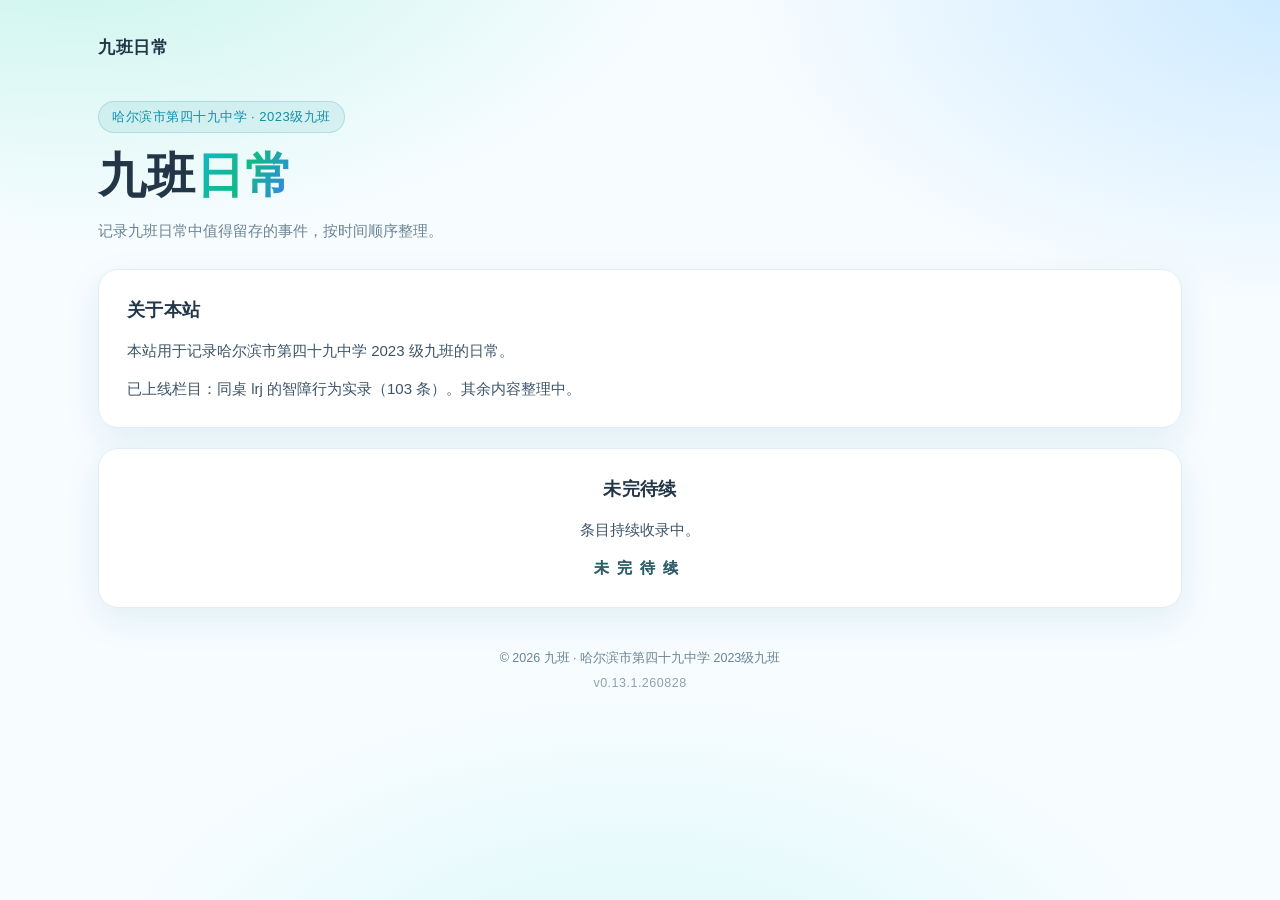
<file: index.html>
<!DOCTYPE html>
<html lang="zh-CN">
<head>
<meta charset="UTF-8">
<meta name="viewport" content="width=device-width, initial-scale=1.0">
<meta name="description" content="九班日常 · 哈尔滨市第四十九中学 2023级九班 —— 记录发生在九班的小事。">
<title>九班日常 · 哈尔滨市第四十九中学 2023级九班</title>
<link rel="icon" href="data:image/svg+xml,<svg xmlns=%22http://www.w3.org/2000/svg%22 viewBox=%220 0 100 100%22><text y=%22.9em%22 font-size=%2290%22>📔</text></svg>">
<link rel="stylesheet" href="style.css">
</head>
<body>
<main class="wrap">

  <header class="top">
    <span class="brand">九班日常</span>
  </header>

  <section class="hero">
    <p class="kicker">哈尔滨市第四十九中学 · 2023级九班</p>
    <h1>九班<span class="grad">日常</span></h1>
    <p class="sub">记录九班日常中值得留存的事件，按时间顺序整理。</p>
  </section>

  <section class="card">
    <h2>关于本站</h2>
    <p>本站用于记录哈尔滨市第四十九中学 2023 级九班的日常。</p>
    <p>已上线栏目：同桌 lrj 的智障行为实录（103 条）。其余内容整理中。</p>
  </section>

  <section class="card tbc">
    <h2>未完待续</h2>
    <p>条目持续收录中。</p>
    <p class="tbc-big">未完待续</p>
  </section>

  <footer>
    <p>© 2026 九班 · 哈尔滨市第四十九中学 2023级九班</p>
    <p class="ver">v0.13.1.260828</p>
  </footer>

</main>
</body>
</html>
</file>
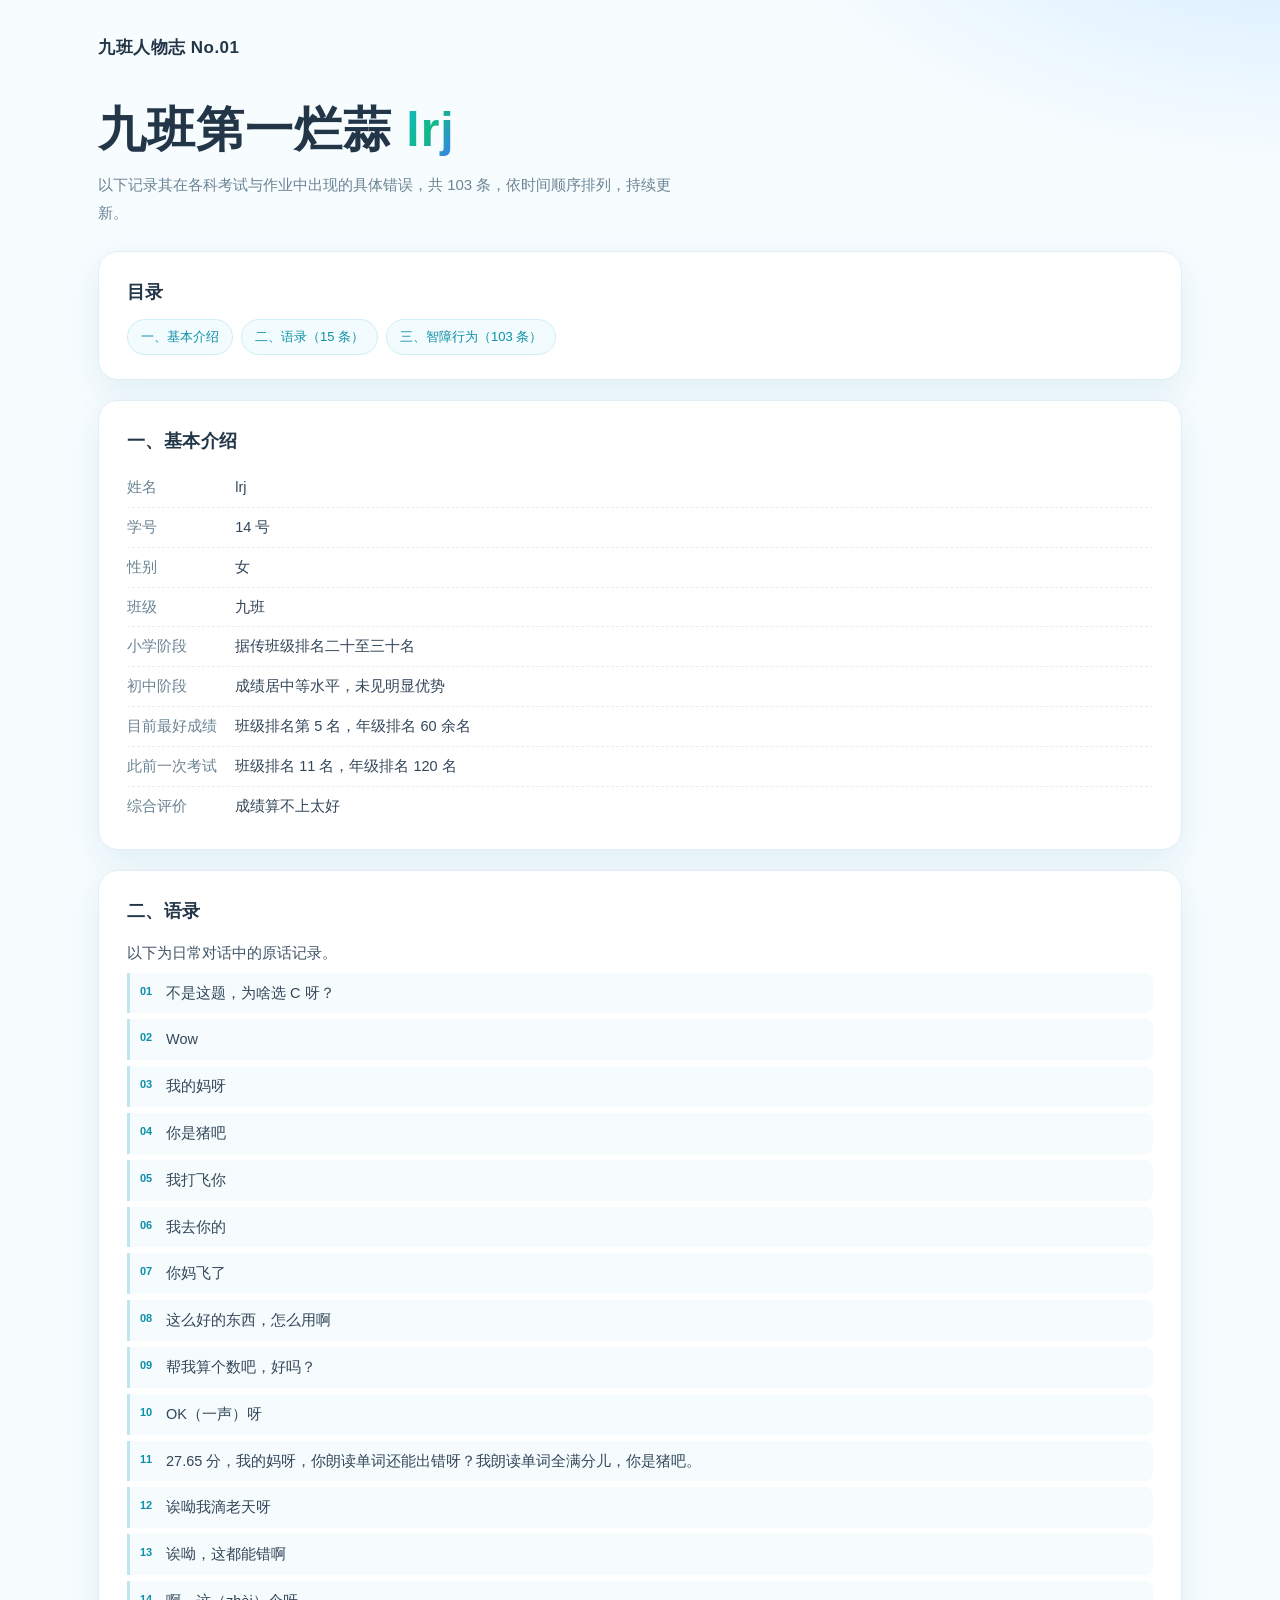
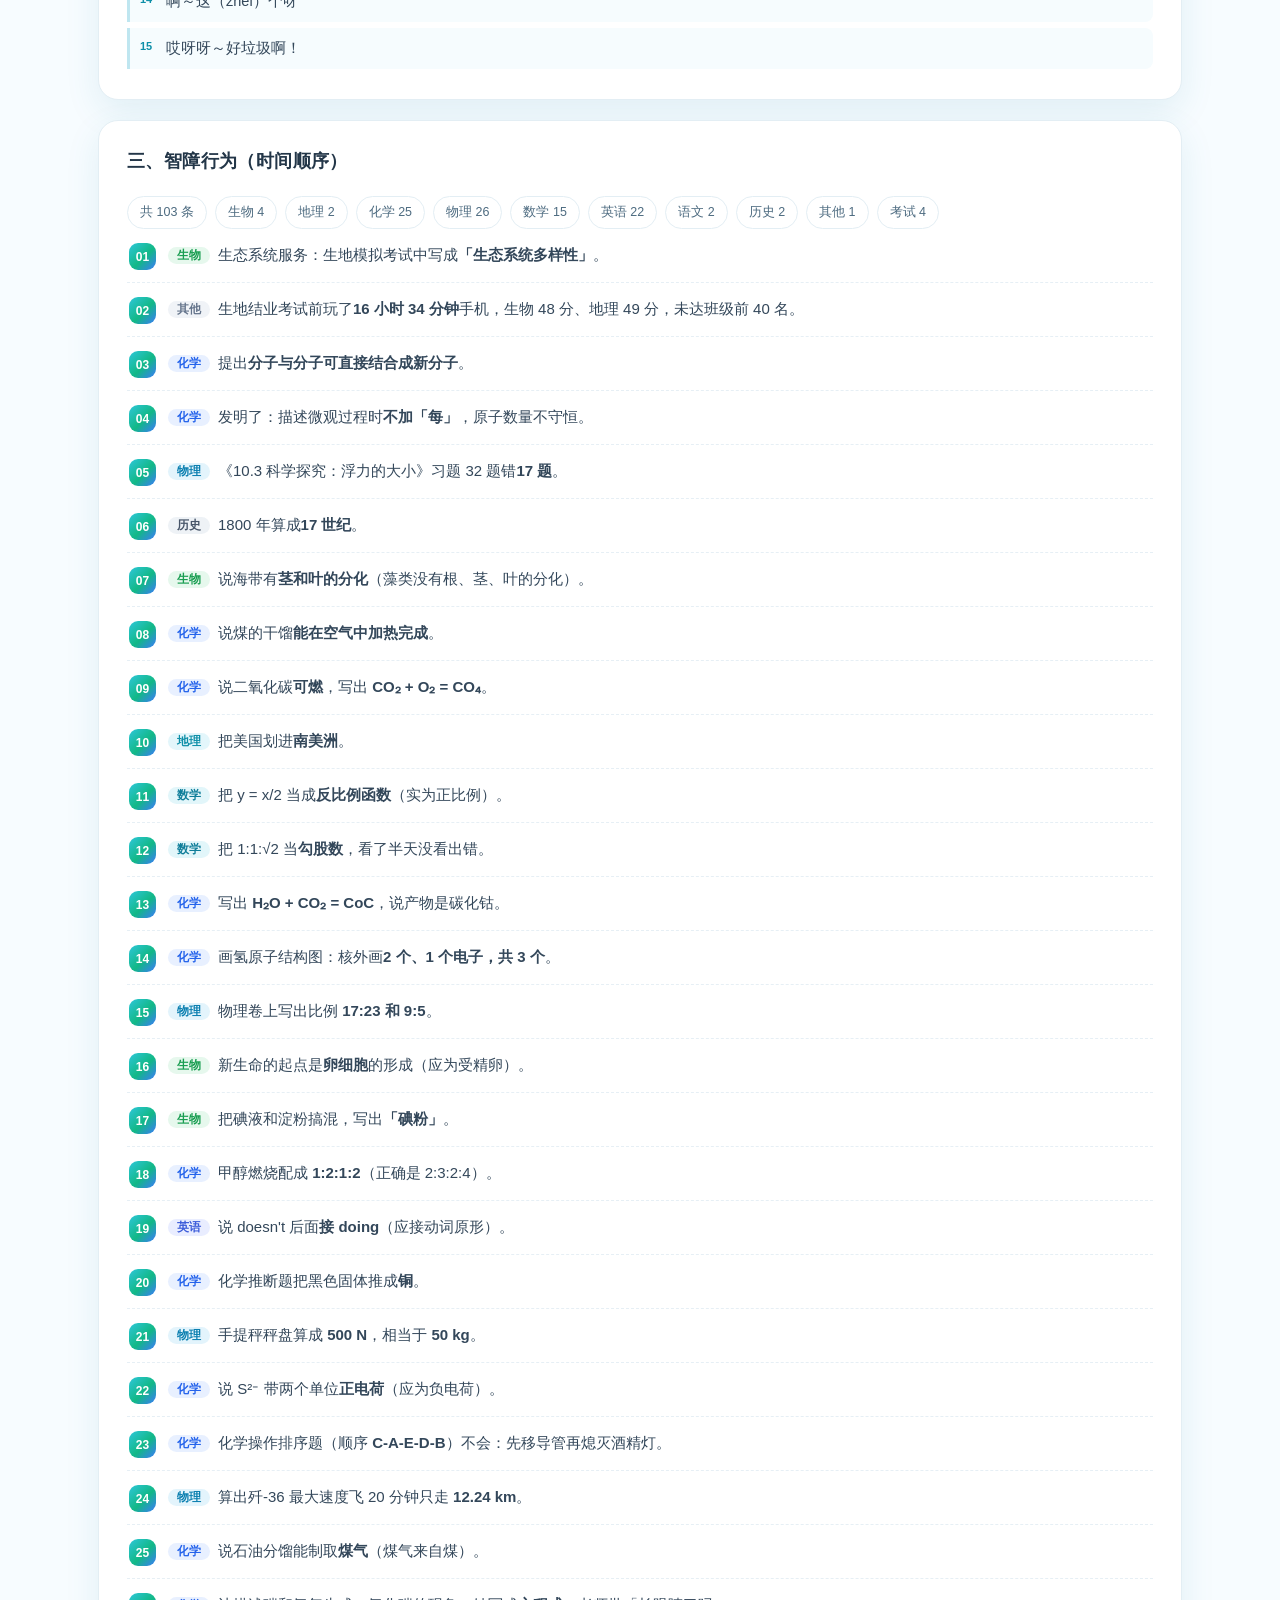
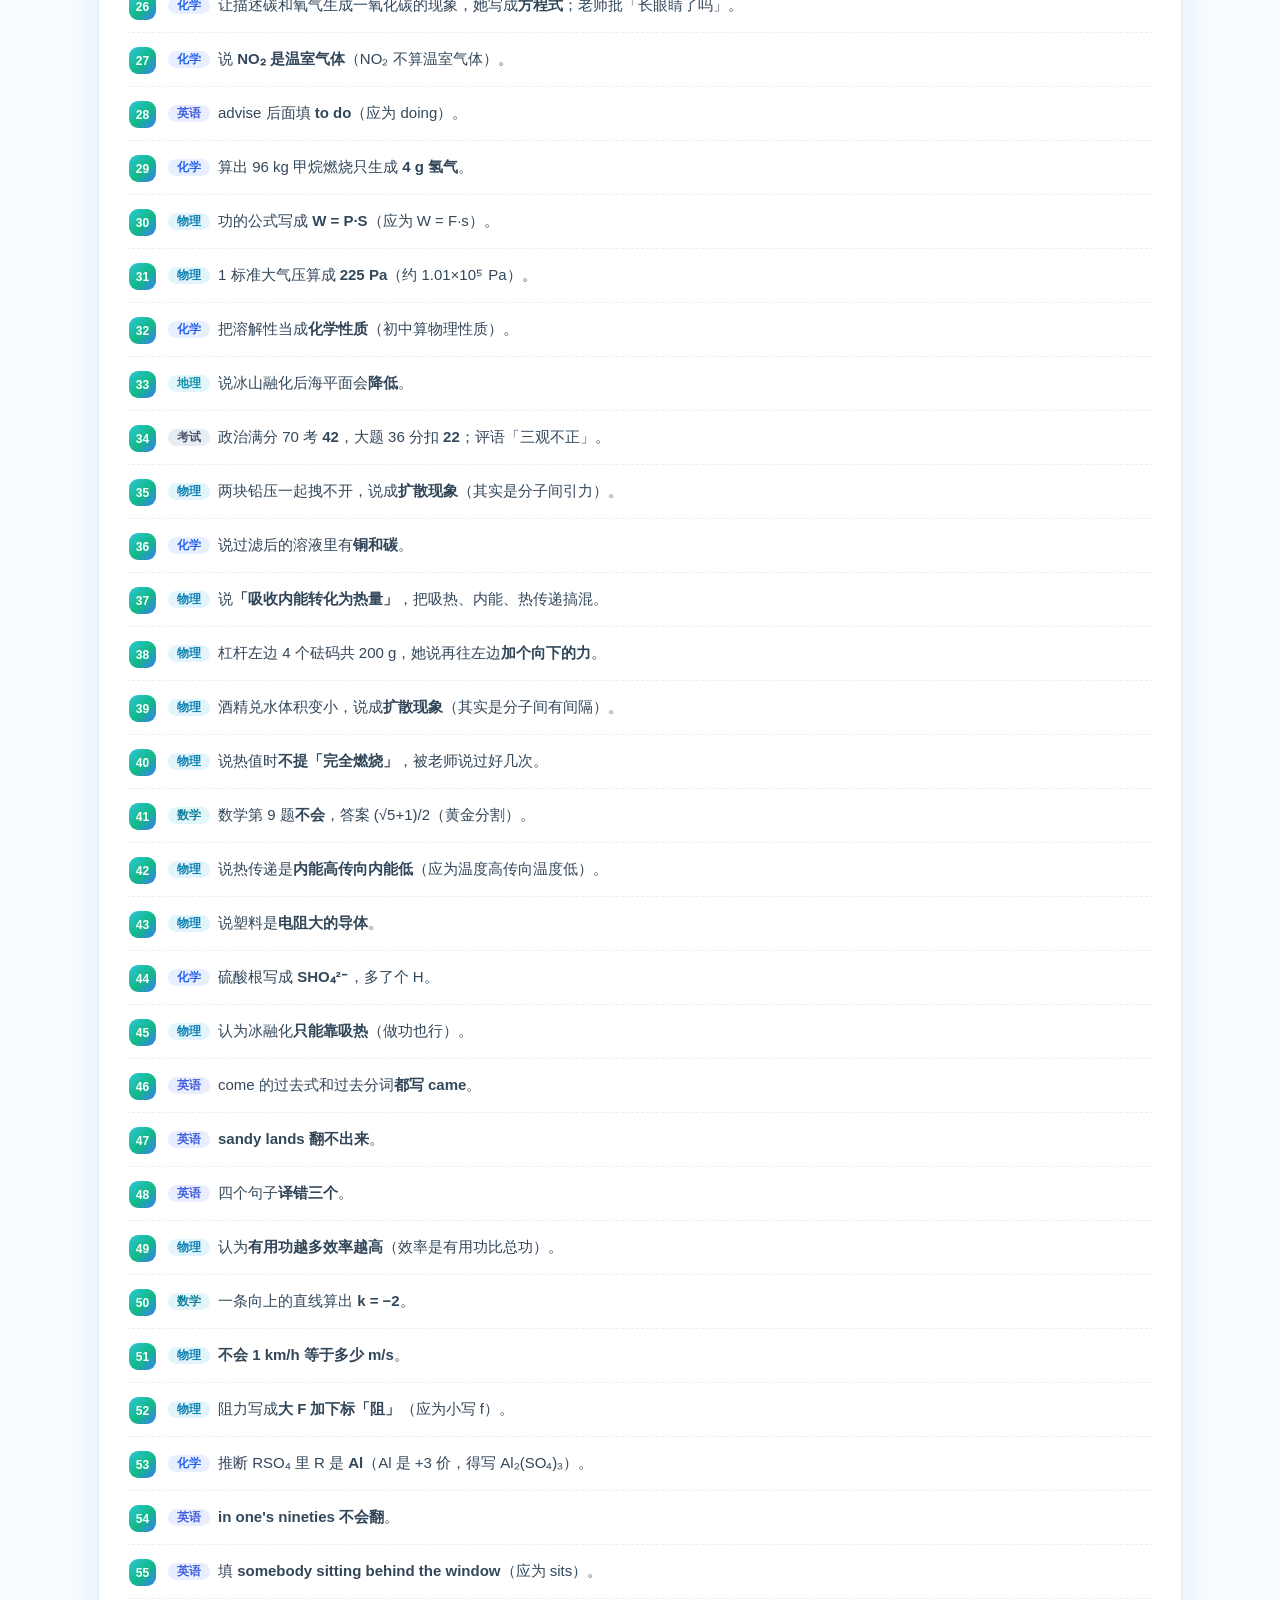
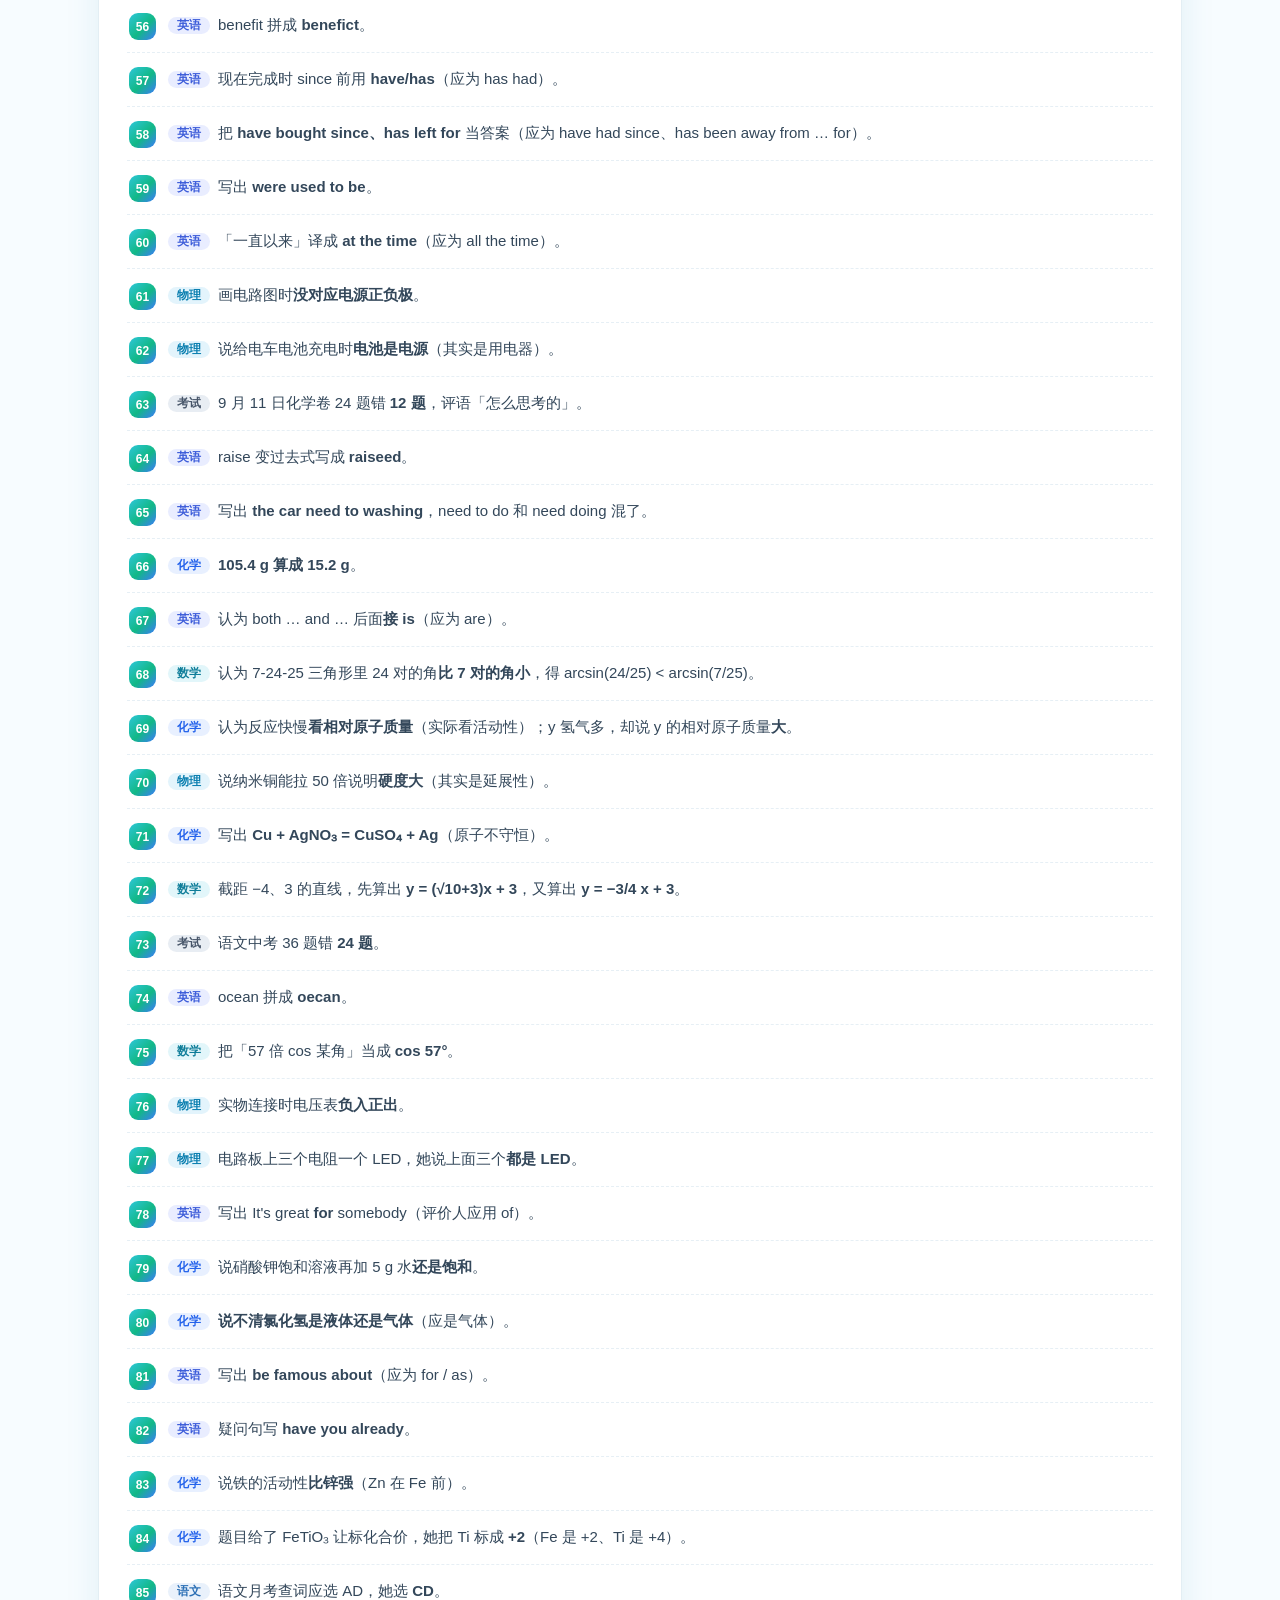
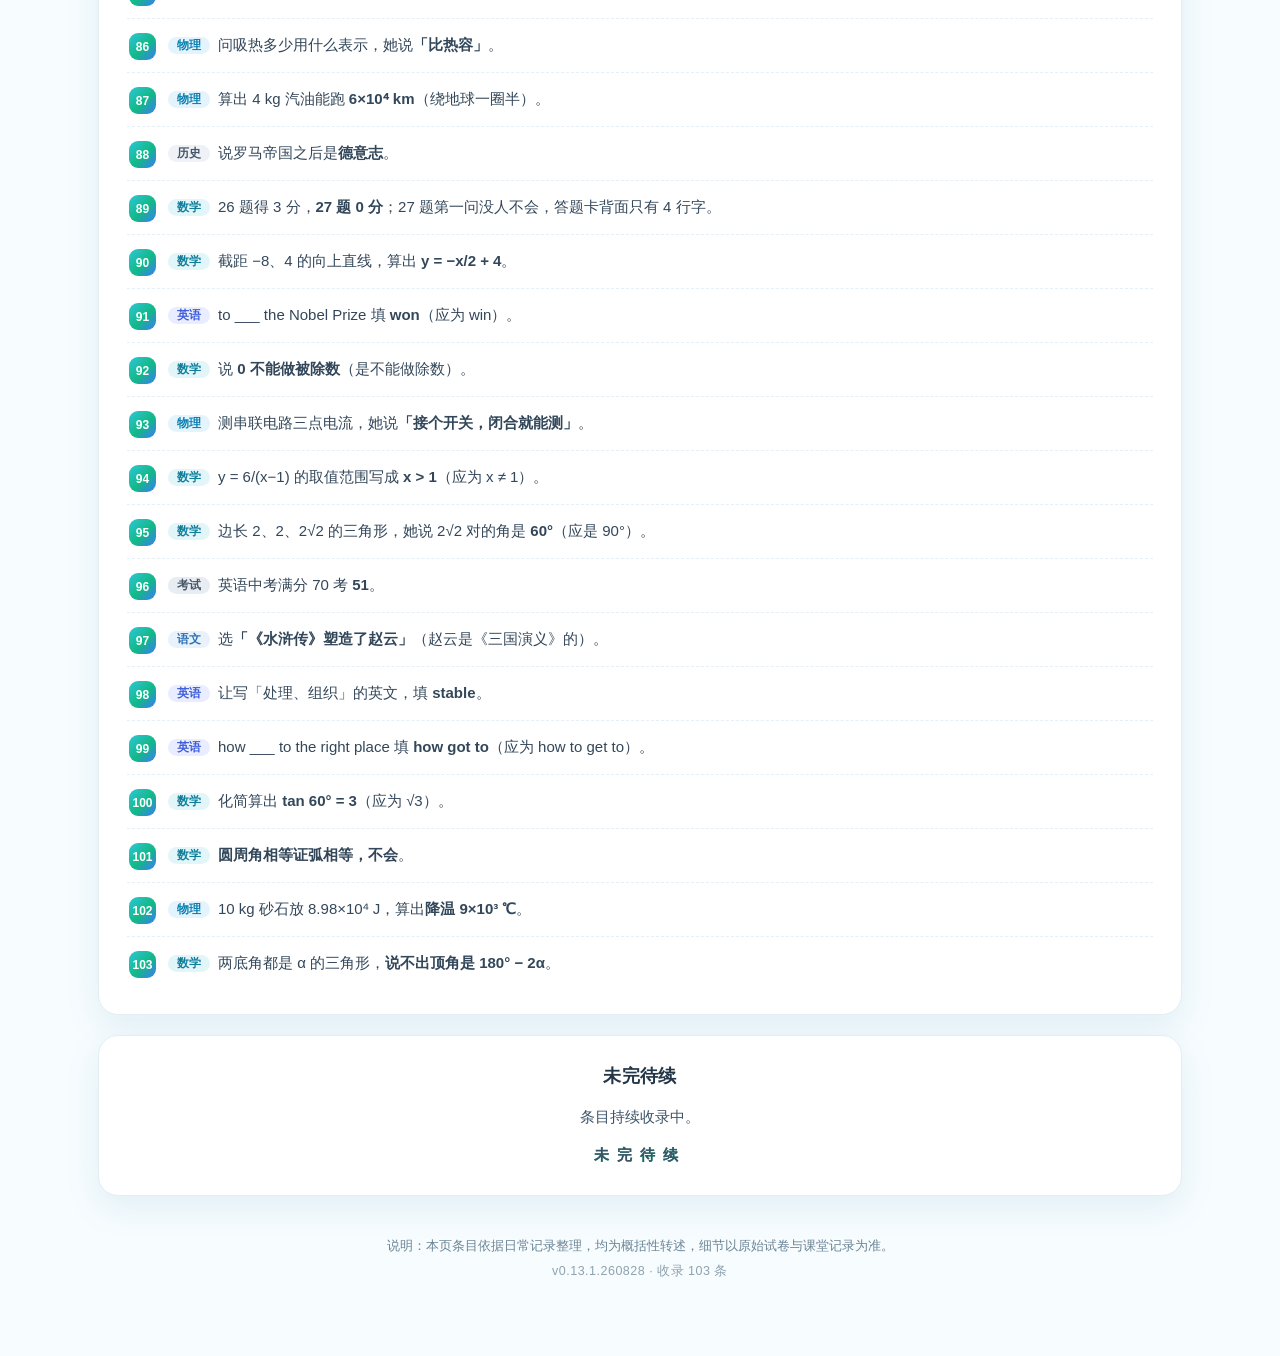
<file: lrj.html>
<!DOCTYPE html>
<html lang="zh-CN">
<head>
<meta charset="UTF-8">
<meta name="viewport" content="width=device-width, initial-scale=1.0">
<meta name="description" content="同桌 lrj 的智障行为实录（103 条，按时间顺序整理）。">
<title>九班第一烂蒜 lrj · 智障行为实录</title>
<link rel="icon" href="data:image/svg+xml,<svg xmlns=%22http://www.w3.org/2000/svg%22 viewBox=%220 0 100 100%22><text y=%22.9em%22 font-size=%2290%22>🤪</text></svg>">
<link rel="stylesheet" href="style.css">
</head>
<body>
<main class="wrap">

  <header class="top">
    <span class="brand">九班人物志 No.01</span>
  </header>

  <section class="hero">
    <h1>九班第一烂蒜 <span class="grad">lrj</span></h1>
    <p class="sub">以下记录其在各科考试与作业中出现的具体错误，共 103 条，依时间顺序排列，持续更新。</p>
  </section>

  <section class="card">
    <h2>目录</h2>
    <ol class="toc">
      <li><a href="#intro">一、基本介绍</a></li>
      <li><a href="#quotes">二、语录（15 条）</a></li>
      <li><a href="#behaviors">三、智障行为（103 条）</a></li>
    </ol>
  </section>

  <section class="card" id="intro">
    <h2>一、基本介绍</h2>
    <dl class="profile">
      <div class="row"><dt>姓名</dt><dd>lrj</dd></div>
      <div class="row"><dt>学号</dt><dd>14 号</dd></div>
      <div class="row"><dt>性别</dt><dd>女</dd></div>
      <div class="row"><dt>班级</dt><dd>九班</dd></div>
      <div class="row"><dt>小学阶段</dt><dd>据传班级排名二十至三十名</dd></div>
      <div class="row"><dt>初中阶段</dt><dd>成绩居中等水平，未见明显优势</dd></div>
      <div class="row"><dt>目前最好成绩</dt><dd>班级排名第 5 名，年级排名 60 余名</dd></div>
      <div class="row"><dt>此前一次考试</dt><dd>班级排名 11 名，年级排名 120 名</dd></div>
      <div class="row"><dt>综合评价</dt><dd>成绩算不上太好</dd></div>
    </dl>
  </section>

  <section class="card" id="quotes">
    <h2>二、语录</h2>
    <p>以下为日常对话中的原话记录。</p>
    <ol class="quotes">
      <li>不是这题，为啥选 C 呀？</li>
      <li>Wow</li>
      <li>我的妈呀</li>
      <li>你是猪吧</li>
      <li>我打飞你</li>
      <li>我去你的</li>
      <li>你妈飞了</li>
      <li>这么好的东西，怎么用啊</li>
      <li>帮我算个数吧，好吗？</li>
      <li>OK（一声）呀</li>
      <li>27.65 分，我的妈呀，你朗读单词还能出错呀？我朗读单词全满分儿，你是猪吧。</li>
      <li>诶呦我滴老天呀</li>
      <li>诶呦，这都能错啊</li>
      <li>啊～这（zhèi）个呀</li>
      <li>哎呀呀～好垃圾啊！</li>
    </ol>
  </section>

  <section class="card" id="behaviors">
    <h2>三、智障行为（时间顺序）</h2>
    <div class="jump">
      <span>共 103 条</span>
      <span>生物 4</span>
      <span>地理 2</span>
      <span>化学 25</span>
      <span>物理 26</span>
      <span>数学 15</span>
      <span>英语 22</span>
      <span>语文 2</span>
      <span>历史 2</span>
      <span>其他 1</span>
      <span>考试 4</span>
    </div>
    <ol class="list">
      <li><span class="num">01</span><span class="item"><span class="tag t-bio">生物</span>生态系统服务：生地模拟考试中写成<strong>「生态系统多样性」</strong>。</span></li>
      <li><span class="num">02</span><span class="item"><span class="tag t-other">其他</span>生地结业考试前玩了<strong>16 小时 34 分钟</strong>手机，生物 48 分、地理 49 分，未达班级前 40 名。</span></li>
      <li><span class="num">03</span><span class="item"><span class="tag t-chem">化学</span>提出<strong>分子与分子可直接结合成新分子</strong>。</span></li>
      <li><span class="num">04</span><span class="item"><span class="tag t-chem">化学</span>发明了：描述微观过程时<strong>不加「每」</strong>，原子数量不守恒。</span></li>
      <li><span class="num">05</span><span class="item"><span class="tag t-phy">物理</span>《10.3 科学探究：浮力的大小》习题 32 题错<strong>17 题</strong>。</span></li>
      <li><span class="num">06</span><span class="item"><span class="tag t-his">历史</span>1800 年算成<strong>17 世纪</strong>。</span></li>
      <li><span class="num">07</span><span class="item"><span class="tag t-bio">生物</span>说海带有<strong>茎和叶的分化</strong>（藻类没有根、茎、叶的分化）。</span></li>
      <li><span class="num">08</span><span class="item"><span class="tag t-chem">化学</span>说煤的干馏<strong>能在空气中加热完成</strong>。</span></li>
      <li><span class="num">09</span><span class="item"><span class="tag t-chem">化学</span>说二氧化碳<strong>可燃</strong>，写出 <strong>CO₂ + O₂ = CO₄</strong>。</span></li>
      <li><span class="num">10</span><span class="item"><span class="tag t-geo">地理</span>把美国划进<strong>南美洲</strong>。</span></li>
      <li><span class="num">11</span><span class="item"><span class="tag t-math">数学</span>把 y = x/2 当成<strong>反比例函数</strong>（实为正比例）。</span></li>
      <li><span class="num">12</span><span class="item"><span class="tag t-math">数学</span>把 1:1:√2 当<strong>勾股数</strong>，看了半天没看出错。</span></li>
      <li><span class="num">13</span><span class="item"><span class="tag t-chem">化学</span>写出 <strong>H₂O + CO₂ = CoC</strong>，说产物是碳化钴。</span></li>
      <li><span class="num">14</span><span class="item"><span class="tag t-chem">化学</span>画氢原子结构图：核外画<strong>2 个、1 个电子，共 3 个</strong>。</span></li>
      <li><span class="num">15</span><span class="item"><span class="tag t-phy">物理</span>物理卷上写出比例 <strong>17:23 和 9:5</strong>。</span></li>
      <li><span class="num">16</span><span class="item"><span class="tag t-bio">生物</span>新生命的起点是<strong>卵细胞</strong>的形成（应为受精卵）。</span></li>
      <li><span class="num">17</span><span class="item"><span class="tag t-bio">生物</span>把碘液和淀粉搞混，写出<strong>「碘粉」</strong>。</span></li>
      <li><span class="num">18</span><span class="item"><span class="tag t-chem">化学</span>甲醇燃烧配成 <strong>1:2:1:2</strong>（正确是 2:3:2:4）。</span></li>
      <li><span class="num">19</span><span class="item"><span class="tag t-eng">英语</span>说 doesn&#39;t 后面<strong>接 doing</strong>（应接动词原形）。</span></li>
      <li><span class="num">20</span><span class="item"><span class="tag t-chem">化学</span>化学推断题把黑色固体推成<strong>铜</strong>。</span></li>
      <li><span class="num">21</span><span class="item"><span class="tag t-phy">物理</span>手提秤秤盘算成 <strong>500 N</strong>，相当于 <strong>50 kg</strong>。</span></li>
      <li><span class="num">22</span><span class="item"><span class="tag t-chem">化学</span>说 S²⁻ 带两个单位<strong>正电荷</strong>（应为负电荷）。</span></li>
      <li><span class="num">23</span><span class="item"><span class="tag t-chem">化学</span>化学操作排序题（顺序 <strong>C-A-E-D-B</strong>）不会：先移导管再熄灭酒精灯。</span></li>
      <li><span class="num">24</span><span class="item"><span class="tag t-phy">物理</span>算出歼-36 最大速度飞 20 分钟只走 <strong>12.24 km</strong>。</span></li>
      <li><span class="num">25</span><span class="item"><span class="tag t-chem">化学</span>说石油分馏能制取<strong>煤气</strong>（煤气来自煤）。</span></li>
      <li><span class="num">26</span><span class="item"><span class="tag t-chem">化学</span>让描述碳和氧气生成一氧化碳的现象，她写成<strong>方程式</strong>；老师批「长眼睛了吗」。</span></li>
      <li><span class="num">27</span><span class="item"><span class="tag t-chem">化学</span>说 <strong>NO₂ 是温室气体</strong>（NO₂ 不算温室气体）。</span></li>
      <li><span class="num">28</span><span class="item"><span class="tag t-eng">英语</span>advise 后面填 <strong>to do</strong>（应为 doing）。</span></li>
      <li><span class="num">29</span><span class="item"><span class="tag t-chem">化学</span>算出 96 kg 甲烷燃烧只生成 <strong>4 g 氢气</strong>。</span></li>
      <li><span class="num">30</span><span class="item"><span class="tag t-phy">物理</span>功的公式写成 <strong>W = P·S</strong>（应为 W = F·s）。</span></li>
      <li><span class="num">31</span><span class="item"><span class="tag t-phy">物理</span>1 标准大气压算成 <strong>225 Pa</strong>（约 1.01×10⁵ Pa）。</span></li>
      <li><span class="num">32</span><span class="item"><span class="tag t-chem">化学</span>把溶解性当成<strong>化学性质</strong>（初中算物理性质）。</span></li>
      <li><span class="num">33</span><span class="item"><span class="tag t-geo">地理</span>说冰山融化后海平面会<strong>降低</strong>。</span></li>
      <li><span class="num">34</span><span class="item"><span class="tag t-exam">考试</span>政治满分 70 考 <strong>42</strong>，大题 36 分扣 <strong>22</strong>；评语「三观不正」。</span></li>
      <li><span class="num">35</span><span class="item"><span class="tag t-phy">物理</span>两块铅压一起拽不开，说成<strong>扩散现象</strong>（其实是分子间引力）。</span></li>
      <li><span class="num">36</span><span class="item"><span class="tag t-chem">化学</span>说过滤后的溶液里有<strong>铜和碳</strong>。</span></li>
      <li><span class="num">37</span><span class="item"><span class="tag t-phy">物理</span>说<strong>「吸收内能转化为热量」</strong>，把吸热、内能、热传递搞混。</span></li>
      <li><span class="num">38</span><span class="item"><span class="tag t-phy">物理</span>杠杆左边 4 个砝码共 200 g，她说再往左边<strong>加个向下的力</strong>。</span></li>
      <li><span class="num">39</span><span class="item"><span class="tag t-phy">物理</span>酒精兑水体积变小，说成<strong>扩散现象</strong>（其实是分子间有间隔）。</span></li>
      <li><span class="num">40</span><span class="item"><span class="tag t-phy">物理</span>说热值时<strong>不提「完全燃烧」</strong>，被老师说过好几次。</span></li>
      <li><span class="num">41</span><span class="item"><span class="tag t-math">数学</span>数学第 9 题<strong>不会</strong>，答案 (√5+1)/2（黄金分割）。</span></li>
      <li><span class="num">42</span><span class="item"><span class="tag t-phy">物理</span>说热传递是<strong>内能高传向内能低</strong>（应为温度高传向温度低）。</span></li>
      <li><span class="num">43</span><span class="item"><span class="tag t-phy">物理</span>说塑料是<strong>电阻大的导体</strong>。</span></li>
      <li><span class="num">44</span><span class="item"><span class="tag t-chem">化学</span>硫酸根写成 <strong>SHO₄²⁻</strong>，多了个 H。</span></li>
      <li><span class="num">45</span><span class="item"><span class="tag t-phy">物理</span>认为冰融化<strong>只能靠吸热</strong>（做功也行）。</span></li>
      <li><span class="num">46</span><span class="item"><span class="tag t-eng">英语</span>come 的过去式和过去分词<strong>都写 came</strong>。</span></li>
      <li><span class="num">47</span><span class="item"><span class="tag t-eng">英语</span><strong>sandy lands 翻不出来</strong>。</span></li>
      <li><span class="num">48</span><span class="item"><span class="tag t-eng">英语</span>四个句子<strong>译错三个</strong>。</span></li>
      <li><span class="num">49</span><span class="item"><span class="tag t-phy">物理</span>认为<strong>有用功越多效率越高</strong>（效率是有用功比总功）。</span></li>
      <li><span class="num">50</span><span class="item"><span class="tag t-math">数学</span>一条向上的直线算出 <strong>k = −2</strong>。</span></li>
      <li><span class="num">51</span><span class="item"><span class="tag t-phy">物理</span><strong>不会 1 km/h 等于多少 m/s</strong>。</span></li>
      <li><span class="num">52</span><span class="item"><span class="tag t-phy">物理</span>阻力写成<strong>大 F 加下标「阻」</strong>（应为小写 f）。</span></li>
      <li><span class="num">53</span><span class="item"><span class="tag t-chem">化学</span>推断 RSO₄ 里 R 是 <strong>Al</strong>（Al 是 +3 价，得写 Al₂(SO₄)₃）。</span></li>
      <li><span class="num">54</span><span class="item"><span class="tag t-eng">英语</span><strong>in one&#39;s nineties 不会翻</strong>。</span></li>
      <li><span class="num">55</span><span class="item"><span class="tag t-eng">英语</span>填 <strong>somebody sitting behind the window</strong>（应为 sits）。</span></li>
      <li><span class="num">56</span><span class="item"><span class="tag t-eng">英语</span>benefit 拼成 <strong>benefict</strong>。</span></li>
      <li><span class="num">57</span><span class="item"><span class="tag t-eng">英语</span>现在完成时 since 前用 <strong>have/has</strong>（应为 has had）。</span></li>
      <li><span class="num">58</span><span class="item"><span class="tag t-eng">英语</span>把 <strong>have bought since、has left for</strong> 当答案（应为 have had since、has been away from … for）。</span></li>
      <li><span class="num">59</span><span class="item"><span class="tag t-eng">英语</span>写出 <strong>were used to be</strong>。</span></li>
      <li><span class="num">60</span><span class="item"><span class="tag t-eng">英语</span>「一直以来」译成 <strong>at the time</strong>（应为 all the time）。</span></li>
      <li><span class="num">61</span><span class="item"><span class="tag t-phy">物理</span>画电路图时<strong>没对应电源正负极</strong>。</span></li>
      <li><span class="num">62</span><span class="item"><span class="tag t-phy">物理</span>说给电车电池充电时<strong>电池是电源</strong>（其实是用电器）。</span></li>
      <li><span class="num">63</span><span class="item"><span class="tag t-exam">考试</span>9 月 11 日化学卷 24 题错 <strong>12 题</strong>，评语「怎么思考的」。</span></li>
      <li><span class="num">64</span><span class="item"><span class="tag t-eng">英语</span>raise 变过去式写成 <strong>raiseed</strong>。</span></li>
      <li><span class="num">65</span><span class="item"><span class="tag t-eng">英语</span>写出 <strong>the car need to washing</strong>，need to do 和 need doing 混了。</span></li>
      <li><span class="num">66</span><span class="item"><span class="tag t-chem">化学</span><strong>105.4 g 算成 15.2 g</strong>。</span></li>
      <li><span class="num">67</span><span class="item"><span class="tag t-eng">英语</span>认为 both … and … 后面<strong>接 is</strong>（应为 are）。</span></li>
      <li><span class="num">68</span><span class="item"><span class="tag t-math">数学</span>认为 7-24-25 三角形里 24 对的角<strong>比 7 对的角小</strong>，得 arcsin(24/25) &lt; arcsin(7/25)。</span></li>
      <li><span class="num">69</span><span class="item"><span class="tag t-chem">化学</span>认为反应快慢<strong>看相对原子质量</strong>（实际看活动性）；y 氢气多，却说 y 的相对原子质量<strong>大</strong>。</span></li>
      <li><span class="num">70</span><span class="item"><span class="tag t-phy">物理</span>说纳米铜能拉 50 倍说明<strong>硬度大</strong>（其实是延展性）。</span></li>
      <li><span class="num">71</span><span class="item"><span class="tag t-chem">化学</span>写出 <strong>Cu + AgNO₃ = CuSO₄ + Ag</strong>（原子不守恒）。</span></li>
      <li><span class="num">72</span><span class="item"><span class="tag t-math">数学</span>截距 −4、3 的直线，先算出 <strong>y = (√10+3)x + 3</strong>，又算出 <strong>y = −3/4 x + 3</strong>。</span></li>
      <li><span class="num">73</span><span class="item"><span class="tag t-exam">考试</span>语文中考 36 题错 <strong>24 题</strong>。</span></li>
      <li><span class="num">74</span><span class="item"><span class="tag t-eng">英语</span>ocean 拼成 <strong>oecan</strong>。</span></li>
      <li><span class="num">75</span><span class="item"><span class="tag t-math">数学</span>把「57 倍 cos 某角」当成 <strong>cos 57°</strong>。</span></li>
      <li><span class="num">76</span><span class="item"><span class="tag t-phy">物理</span>实物连接时电压表<strong>负入正出</strong>。</span></li>
      <li><span class="num">77</span><span class="item"><span class="tag t-phy">物理</span>电路板上三个电阻一个 LED，她说上面三个<strong>都是 LED</strong>。</span></li>
      <li><span class="num">78</span><span class="item"><span class="tag t-eng">英语</span>写出 It&#39;s great <strong>for</strong> somebody（评价人应用 of）。</span></li>
      <li><span class="num">79</span><span class="item"><span class="tag t-chem">化学</span>说硝酸钾饱和溶液再加 5 g 水<strong>还是饱和</strong>。</span></li>
      <li><span class="num">80</span><span class="item"><span class="tag t-chem">化学</span><strong>说不清氯化氢是液体还是气体</strong>（应是气体）。</span></li>
      <li><span class="num">81</span><span class="item"><span class="tag t-eng">英语</span>写出 <strong>be famous about</strong>（应为 for / as）。</span></li>
      <li><span class="num">82</span><span class="item"><span class="tag t-eng">英语</span>疑问句写 <strong>have you already</strong>。</span></li>
      <li><span class="num">83</span><span class="item"><span class="tag t-chem">化学</span>说铁的活动性<strong>比锌强</strong>（Zn 在 Fe 前）。</span></li>
      <li><span class="num">84</span><span class="item"><span class="tag t-chem">化学</span>题目给了 FeTiO₃ 让标化合价，她把 Ti 标成 <strong>+2</strong>（Fe 是 +2、Ti 是 +4）。</span></li>
      <li><span class="num">85</span><span class="item"><span class="tag t-chi">语文</span>语文月考查词应选 AD，她选 <strong>CD</strong>。</span></li>
      <li><span class="num">86</span><span class="item"><span class="tag t-phy">物理</span>问吸热多少用什么表示，她说<strong>「比热容」</strong>。</span></li>
      <li><span class="num">87</span><span class="item"><span class="tag t-phy">物理</span>算出 4 kg 汽油能跑 <strong>6×10⁴ km</strong>（绕地球一圈半）。</span></li>
      <li><span class="num">88</span><span class="item"><span class="tag t-his">历史</span>说罗马帝国之后是<strong>德意志</strong>。</span></li>
      <li><span class="num">89</span><span class="item"><span class="tag t-math">数学</span>26 题得 3 分，<strong>27 题 0 分</strong>；27 题第一问没人不会，答题卡背面只有 4 行字。</span></li>
      <li><span class="num">90</span><span class="item"><span class="tag t-math">数学</span>截距 −8、4 的向上直线，算出 <strong>y = −x/2 + 4</strong>。</span></li>
      <li><span class="num">91</span><span class="item"><span class="tag t-eng">英语</span>to ___ the Nobel Prize 填 <strong>won</strong>（应为 win）。</span></li>
      <li><span class="num">92</span><span class="item"><span class="tag t-math">数学</span>说 <strong>0 不能做被除数</strong>（是不能做除数）。</span></li>
      <li><span class="num">93</span><span class="item"><span class="tag t-phy">物理</span>测串联电路三点电流，她说<strong>「接个开关，闭合就能测」</strong>。</span></li>
      <li><span class="num">94</span><span class="item"><span class="tag t-math">数学</span>y = 6/(x−1) 的取值范围写成 <strong>x &gt; 1</strong>（应为 x ≠ 1）。</span></li>
      <li><span class="num">95</span><span class="item"><span class="tag t-math">数学</span>边长 2、2、2√2 的三角形，她说 2√2 对的角是 <strong>60°</strong>（应是 90°）。</span></li>
      <li><span class="num">96</span><span class="item"><span class="tag t-exam">考试</span>英语中考满分 70 考 <strong>51</strong>。</span></li>
      <li><span class="num">97</span><span class="item"><span class="tag t-chi">语文</span>选<strong>「《水浒传》塑造了赵云」</strong>（赵云是《三国演义》的）。</span></li>
      <li><span class="num">98</span><span class="item"><span class="tag t-eng">英语</span>让写「处理、组织」的英文，填 <strong>stable</strong>。</span></li>
      <li><span class="num">99</span><span class="item"><span class="tag t-eng">英语</span>how ___ to the right place 填 <strong>how got to</strong>（应为 how to get to）。</span></li>
      <li><span class="num">100</span><span class="item"><span class="tag t-math">数学</span>化简算出 <strong>tan 60° = 3</strong>（应为 √3）。</span></li>
      <li><span class="num">101</span><span class="item"><span class="tag t-math">数学</span><strong>圆周角相等证弧相等，不会</strong>。</span></li>
      <li><span class="num">102</span><span class="item"><span class="tag t-phy">物理</span>10 kg 砂石放 8.98×10⁴ J，算出<strong>降温 9×10³ ℃</strong>。</span></li>
      <li><span class="num">103</span><span class="item"><span class="tag t-math">数学</span>两底角都是 α 的三角形，<strong>说不出顶角是 180° − 2α</strong>。</span></li>
    </ol>
  </section>

  <section class="card tbc">
    <h2>未完待续</h2>
    <p>条目持续收录中。</p>
    <p class="tbc-big">未完待续</p>
  </section>

  <footer>
    <p>说明：本页条目依据日常记录整理，均为概括性转述，细节以原始试卷与课堂记录为准。</p>
    <p class="ver">v0.13.1.260828 · 收录 103 条</p>
  </footer>

</main>
</body>
</html>
</file>
<file: style.css>
:root {
  --ink: #233648;
  --ink-dim: #6b8494;
  --card: #ffffff;
  --card-border: #e3eef4;
  --shadow: 0 12px 34px rgba(31, 130, 160, .10);
}

* { margin: 0; padding: 0; box-sizing: border-box; }

html { scroll-behavior: smooth; }

body {
  font-family: -apple-system, BlinkMacSystemFont, "Segoe UI", "Microsoft YaHei", "PingFang SC", "Noto Sans SC", sans-serif;
  color: var(--ink);
  line-height: 1.85;
  min-height: 100vh;
  background-color: #f7fcff;
  background-image:
    radial-gradient(1000px 540px at 6% -10%, rgba(120, 232, 200, .38), transparent 62%),
    radial-gradient(940px 540px at 102% -2%, rgba(140, 205, 255, .40), transparent 60%),
    radial-gradient(900px 520px at 50% 112%, rgba(160, 240, 235, .32), transparent 62%);
  background-repeat: no-repeat;
}

.wrap { max-width: 1140px; margin: 0 auto; padding: 32px 28px 72px; }

/* ===== 顶部 ===== */
.top { display: flex; align-items: center; gap: 10px; margin-bottom: 28px; }
.brand { font-weight: 800; font-size: 17px; letter-spacing: .5px; }

/* ===== 标题区 ===== */
.hero { padding: 10px 0 4px; }
.kicker {
  display: inline-block; font-size: 13px; letter-spacing: .5px;
  color: #0e8fa8; background: rgba(14, 143, 168, .09);
  border: 1px solid rgba(14, 143, 168, .2);
  padding: 3px 13px; border-radius: 999px; margin-bottom: 14px;
}
h1 { font-size: clamp(32px, 5.4vw, 48px); line-height: 1.2; font-weight: 800; letter-spacing: 1px; }
.grad {
  background: linear-gradient(120deg, #13b8c9, #12b886 50%, #3d7bfa);
  -webkit-background-clip: text; background-clip: text; color: transparent;
}
.sub { color: var(--ink-dim); font-size: 15px; margin-top: 12px; max-width: 40em; }

/* ===== 卡片 ===== */
.card {
  background: var(--card);
  border: 1px solid var(--card-border);
  border-radius: 20px;
  padding: 24px 28px;
  margin-top: 20px;
  box-shadow: var(--shadow);
}
.card h2 { font-size: 18px; margin-bottom: 10px; letter-spacing: .4px; }
.card p { color: #3d5468; font-size: 15px; }
.card p + p { margin-top: 10px; }

/* ===== 统计行 ===== */
.jump { display: flex; flex-wrap: wrap; gap: 8px; margin-top: 18px; }
.jump span {
  font-size: 12.5px; color: #4d6b80; padding: 4px 12px; border-radius: 999px;
  background: rgba(255, 255, 255, .75); border: 1px solid var(--card-border);
}

/* ===== 人物档案 ===== */
.profile { display: flex; flex-direction: column; }
.profile .row {
  display: flex; gap: 14px; font-size: 14.5px; color: #33475a;
  padding: 6px 0; border-bottom: 1px dashed #e6eff5;
}
.profile .row:last-child { border-bottom: none; }
.profile dt { flex: 0 0 6.5em; color: #6b8494; }
.profile dd { flex: 1; }

/* ===== 目录 ===== */
ol.toc { list-style: none; display: flex; flex-wrap: wrap; gap: 8px; }
ol.toc a {
  display: inline-block; font-size: 13px; color: #0e8fa8; text-decoration: none;
  padding: 5px 13px; border-radius: 999px;
  background: #f2fbfd; border: 1px solid #cfeef6;
  transition: border-color .2s, background .2s;
}
ol.toc a:hover { border-color: #7fd4e6; background: #e6f8fc; }

/* ===== 语录 ===== */
ol.quotes { list-style: none; counter-reset: q; }
ol.quotes li {
  counter-increment: q; position: relative;
  padding: 7px 12px 7px 36px; margin: 6px 0;
  font-size: 14.5px; color: #33475a;
  border-left: 3px solid #bfe6f0; background: #f6fcfe;
  border-radius: 0 8px 8px 0;
}
ol.quotes li::before {
  content: counter(q, decimal-leading-zero);
  position: absolute; left: 10px; top: 8px;
  font-size: 11px; font-weight: 800; color: #0e8fa8;
}

/* ===== 列表 ===== */
ol.list { list-style: none; }
ol.list li {
  display: flex; gap: 12px; align-items: flex-start;
  padding: 12px 2px; font-size: 15px; color: #33475a;
  border-bottom: 1px dashed #e6eff5;
}
ol.list li:last-child { border-bottom: none; }
ol.list .num {
  flex: 0 0 auto; width: 27px; height: 27px; border-radius: 9px;
  display: grid; place-items: center; font-size: 12px; font-weight: 800; color: #fff;
  background: linear-gradient(135deg, #2ec7da, #12b886 55%, #3d7bfa);
  margin-top: 2px;
}
.item { flex: 1; }

/* ===== 学科标签 ===== */
.tag {
  display: inline-block; font-size: 11.5px; font-weight: 700; line-height: 1.5;
  padding: 0 9px; border-radius: 999px; margin-right: 8px; vertical-align: 1px;
  white-space: nowrap;
}
.t-bio    { color: #1a9e52; background: #e6f8ed; }
.t-other  { color: #64748b; background: #f0f3f7; }
.t-geo    { color: #0e8fa8; background: #e3f6fb; }
.t-chem   { color: #2563eb; background: #e8f0ff; }
.t-phy    { color: #0b7fb0; background: #e3f4fc; }
.t-math   { color: #0e7d99; background: #e2f6fa; }
.t-eng    { color: #3b5bd9; background: #e9edff; }
.t-chi    { color: #2b6fb5; background: #e9f1fb; }
.t-exam   { color: #475569; background: #e8edf3; }
.t-his    { color: #475569; background: #eef2f6; }

/* ===== 未完待续 ===== */
.tbc { text-align: center; }
.tbc-big {
  font-size: clamp(24px, 4.6vw, 32px); font-weight: 800; letter-spacing: 8px; margin: 12px 0 2px;
  background: linear-gradient(120deg, #13b8c9, #12b886 50%, #3d7bfa);
  -webkit-background-clip: text; background-clip: text; color: transparent;
}

/* ===== 页脚 ===== */
footer { margin-top: 38px; text-align: center; color: var(--ink-dim); font-size: 12.5px; line-height: 2; }
.ver { letter-spacing: .5px; opacity: .75; }

@media (max-width: 640px) {
  .wrap { padding: 22px 16px 52px; }
  .card { padding: 18px 16px; }
}
</file>
